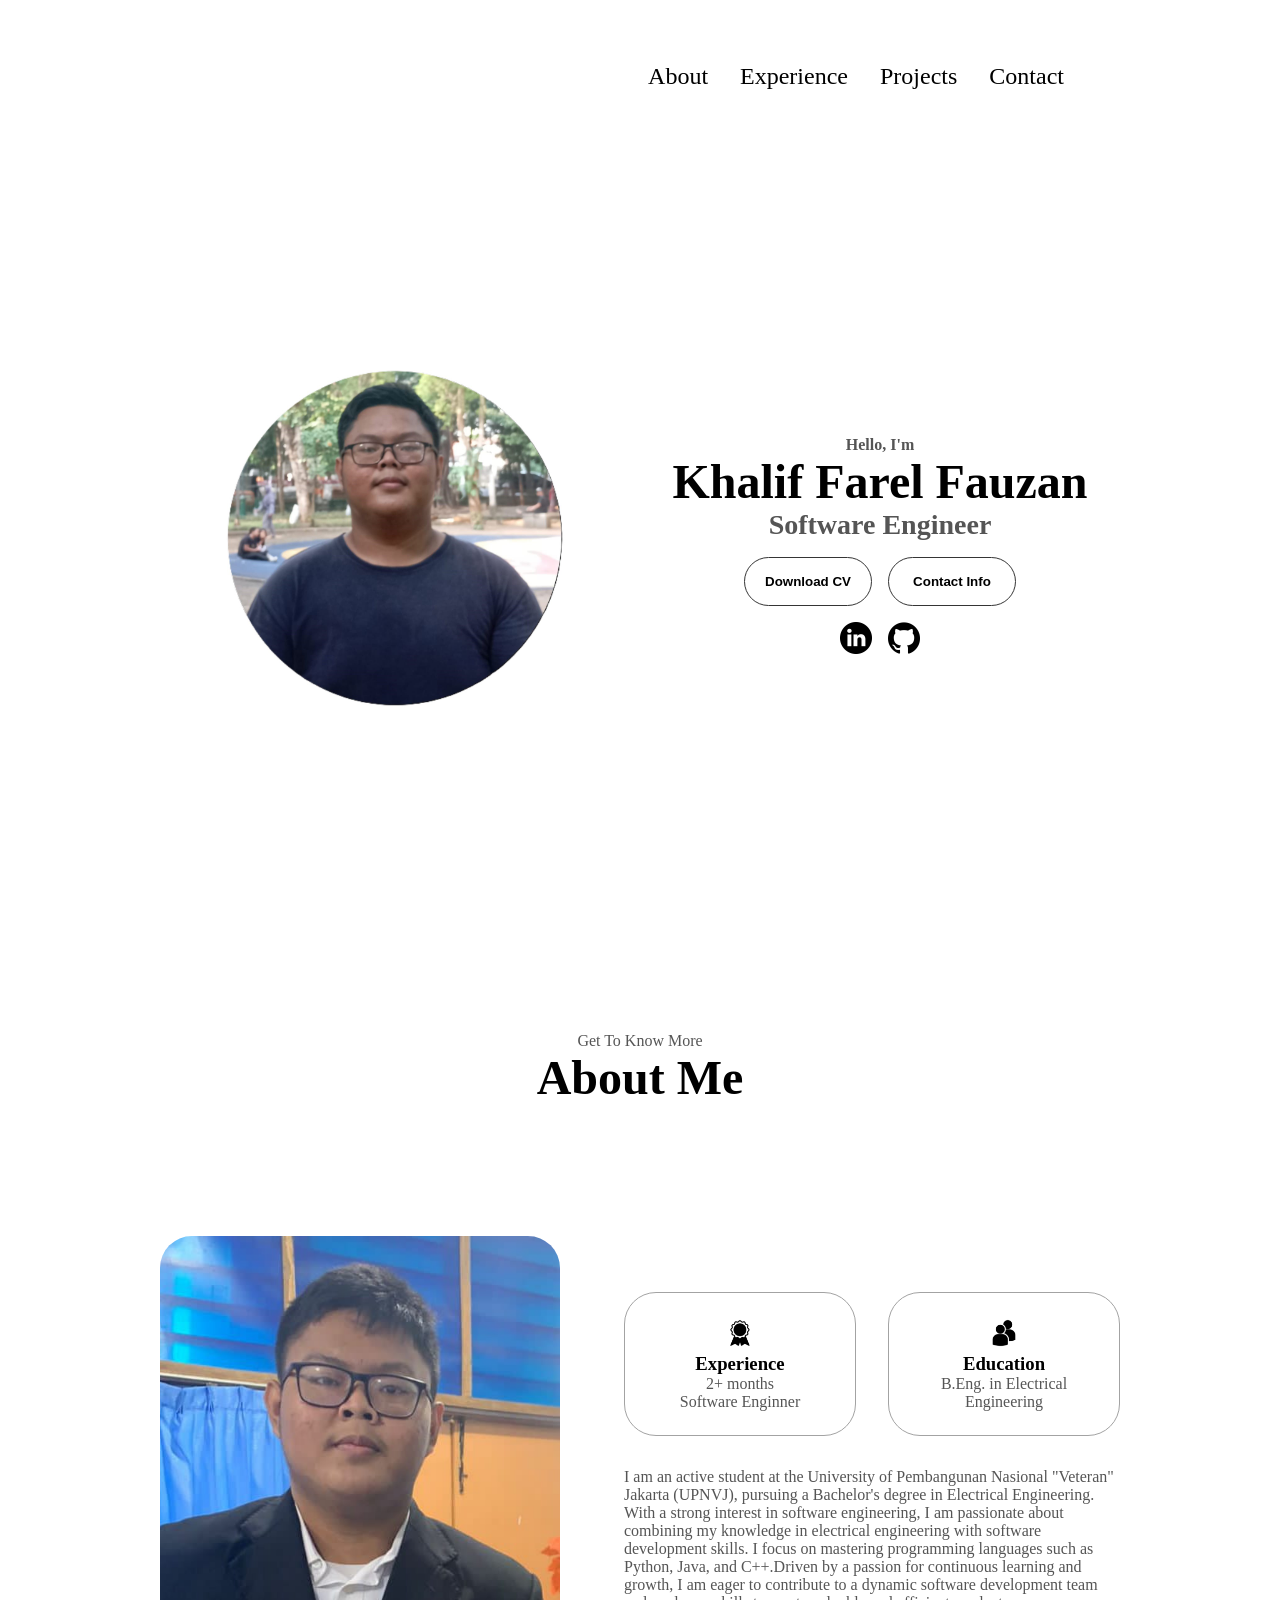
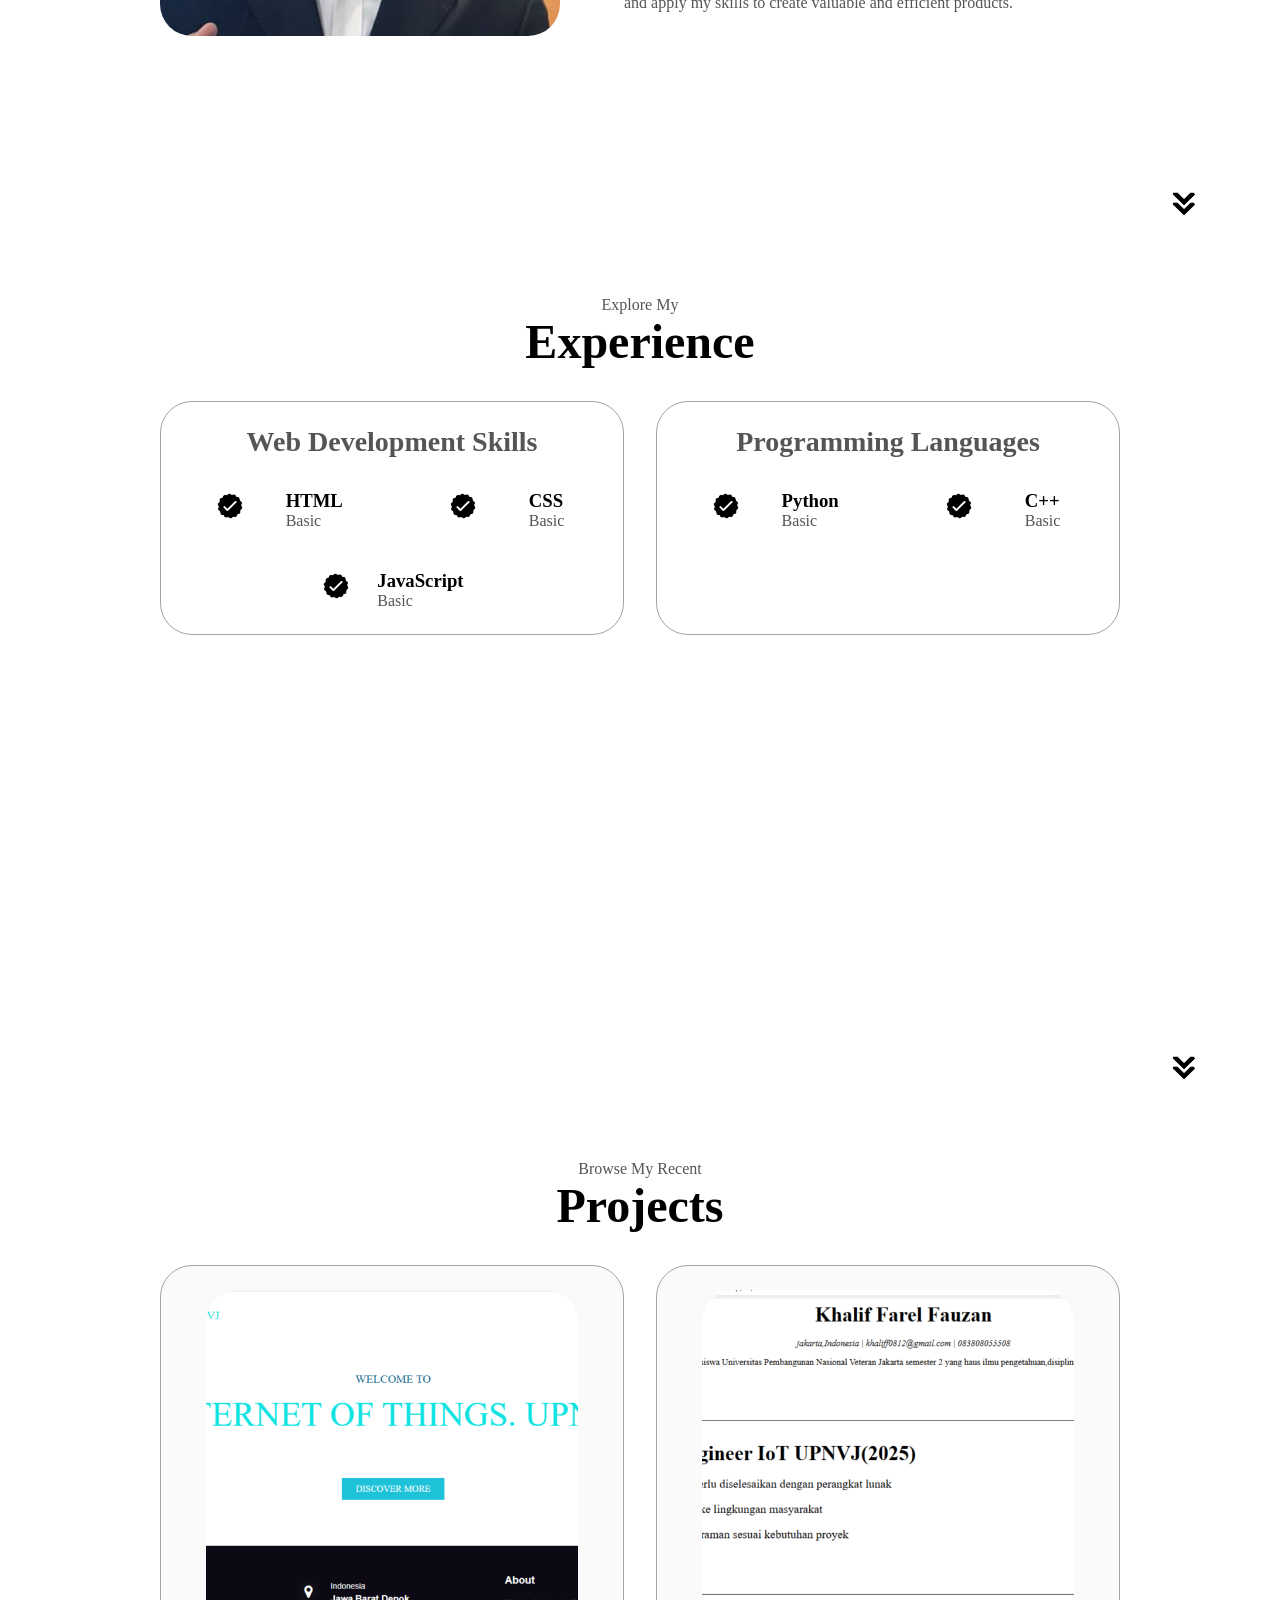
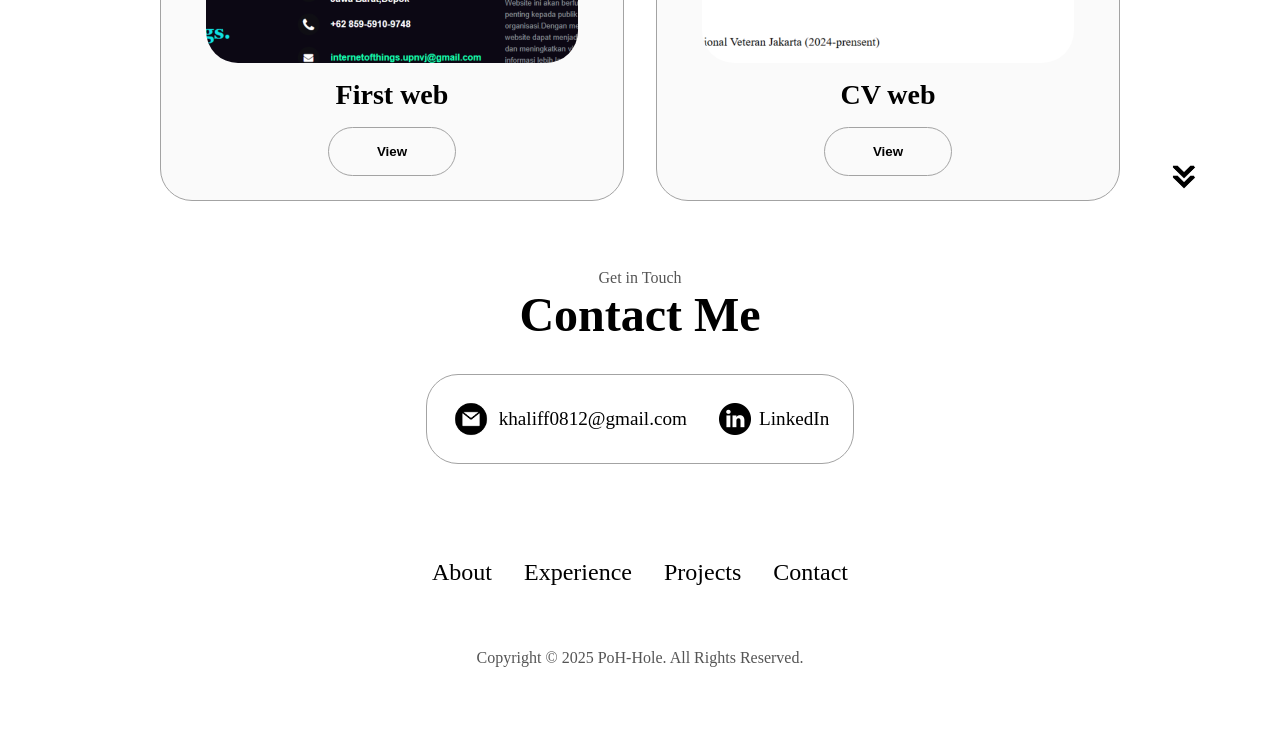
<file: index.html>
<!DOCTYPE html>
<html lang="en">
  <head>
    <meta charset="UTF-8" />
    <meta http-equiv="X-UA-Compatible" content="IE=edge" />
    <meta name="viewport" content="width=device-width, initial-scale=1.0" />
    <title>Porto</title>
    <link rel="stylesheet" href="style.css" />
    <link rel="stylesheet" href="mediaqueries.css" />
  </head>
  <body>
    <nav id="desktop-nav">
      <div class="logo"></div>
      <div>
        <ul class="nav-links">
          <li><a href="#about">About</a></li>
          <li><a href="#experience">Experience</a></li>
          <li><a href="#projects">Projects</a></li>
          <li><a href="#contact">Contact</a></li>
        </ul>
      </div>
    </nav>
    <nav id="home-nav">
      <div class="logo"></div>
      <div class="home-menu">
        <div class="home-icon" onclick="toggleMenu()">
          <span></span>
          <span></span>
          <span></span>
        </div>
        <div class="menu-links">
          <li><a href="#about" onclick="toggleMenu()">About</a></li>
          <li><a href="#experience" onclick="toggleMenu()">Experience</a></li>
          <li><a href="#projects" onclick="toggleMenu()">Projects</a></li>
          <li><a href="#contact" onclick="toggleMenu()">Contact</a></li>
        </div>
      </div>
    </nav>
    <section id="profile">
      <div class="section__pic-container">
        <img src="./assets/FOTO.jpeg"/>
      </div>
      <div class="section__text">
        <p class="section__text__p1">Hello, I'm</p>
        <h1 class="title">Khalif Farel Fauzan</h1>
        <p class="section__text__p2">Software Engineer</p>
        <div class="btn-container">
          <button
            class="btn btn-color-2"
            onclick="window.open('./assets/cv.pdf')"
          >
            Download CV
          </button>
          <button class="btn btn-color-2" onclick="location.href='#contact'">
            Contact Info
          </button>
        </div>
        <div id="socials-container">
          <img
            src="./assets/linkedin.png"
            alt="My LinkedIn profile"
            class="icon"
            onclick="location.href='https://www.linkedin.com/in/khalif-farel-fauzan-0a9b8831b/'"
          />
          <img
            src="./assets/github.png"
            alt="My Github profile"
            class="icon"
            onclick="location.href='https://github.com/PoH-Hole'"
          />
        </div>
      </div>
    </section>
    <section id="about">
      <p class="section__text__p1">Get To Know More</p>
      <h1 class="title">About Me</h1>
      <div class="section-container">
        <div class="section__pic-container">
          <img
            src="./assets/FOTO ABOUT.jpeg"
            alt="Profile picture"
            class="about-pic"
          />
        </div>
        <div class="about-details-container">
          <div class="about-containers">
            <div class="details-container">
              <img
                src="./assets/experience.png"
                alt="Experience icon"
                class="icon"
              />
              <h3>Experience</h3>
              <p>2+ months <br />Software Enginner</p>
            </div>
            <div class="details-container">
              <img
                src="./assets/education.png"
                alt="Education icon"
                class="icon"
              />
              <h3>Education</h3>
              <p>B.Eng. in Electrical Engineering</p>
            </div>
          </div>
          <div class="text-container">
            <p>
              I am an active student at the University of Pembangunan Nasional "Veteran" Jakarta (UPNVJ), 
              pursuing a Bachelor's degree in Electrical Engineering. With a strong interest in software 
              engineering, I am passionate about combining my knowledge in electrical engineering with 
              software development skills. I focus on mastering programming languages such as Python, Java, 
              and C++.Driven by a passion for continuous learning and growth, I am eager to contribute to a 
              dynamic software development team and apply my skills to create valuable and efficient products.
              
              
            </p>
          </div>
        </div>
      </div>
      <img
        src="./assets/arrow.png"
        alt="Arrow icon"
        class="icon arrow"
        onclick="location.href='#experience'"
      />
    </section>
    <section id="experience">
      <p class="section__text__p1">Explore My</p>
      <h1 class="title">Experience</h1>
      <div class="experience-details-container">
        <div class="about-containers">
          <div class="details-container">
            <h2 class="experience-sub-title">Web Development Skills</h2>
            <div class="article-container">
              <article>
                <img
                  src="./assets/checkmark.png"
                  alt="Experience icon"
                  class="icon"
                />
                <div>
                  <h3>HTML</h3>
                  <p>Basic</p>
                </div>
              </article>
              <article>
                <img
                  src="./assets/checkmark.png"
                  alt="Experience icon"
                  class="icon"
                />
                <div>
                  <h3>CSS</h3>
                  <p>Basic</p>
                </div>
              </article>
              <article>
                <img
                  src="./assets/checkmark.png"
                  alt="Experience icon"
                  class="icon"
                />
                <div>
                  <h3>JavaScript</h3>
                  <p>Basic</p>
                </div>
              </article>
            </div>
          </div>
          <div class="details-container">
            <h2 class="experience-sub-title">Programming Languages</h2>
            <div class="article-container">
              <article>
                <img
                  src="./assets/checkmark.png"
                  alt="Experience icon"
                  class="icon"
                />
                <div>
                  <h3>Python</h3>
                  <p>Basic</p>
                </div>
              </article>
              <article>
                <img
                  src="./assets/checkmark.png"
                  alt="Experience icon"
                  class="icon"
                />
                <div>
                  <h3>C++</h3>
                  <p>Basic</p>
                </div>
              </article>
            </div>
          </div>
        </div>
      </div>
      <img
        src="./assets/arrow.png"
        alt="Arrow icon"
        class="icon arrow"
        onclick="location.href='#projects'"
      />
    </section>
    <section id="projects">
      <p class="section__text__p1">Browse My Recent</p>
      <h1 class="title">Projects</h1>
      <div class="experience-details-container">
        <div class="about-containers">
          <div class="details-container color-container">
            <div class="article-container">
              <img
                src="./assets/first.web.png"
                alt="Project 1"
                class="project-img"
              />
            </div>
            <h2 class="experience-sub-title project-title">First web</h2>
            <div class="btn-container">
              <button
                class="btn btn-color-2 project-btn"
                onclick="location.href='website pertama/'"
              >
                View
              </button>
            </div>
          </div>
          <div class="details-container color-container">
            <div class="article-container">
              <img
                src="./assets/CV.web.png"
                alt="Project 2"
                class="project-img"
              />
            </div>
            <h2 class="experience-sub-title project-title">CV web</h2>
            <div class="btn-container">
              <button
                class="btn btn-color-2 project-btn"
                onclick="location.href='cv/'"
              >
                View
              </button>
            </div>
          </div>
        </div>
      </div>
      <img
        src="./assets/arrow.png"
        alt="Arrow icon"
        class="icon arrow"
        onclick="location.href='#contact'"
      />
    </section>
    <section id="contact">
      <p class="section__text__p1">Get in Touch</p>
      <h1 class="title">Contact Me</h1>
      <div class="contact-info-upper-container">
        <div class="contact-info-container">
          <img
            src="./assets/email.png"
            alt="Email icon"
            class="icon contact-icon email-icon"
          />
          <p><a href="mailto:khaliff0812@gmail.com">khaliff0812@gmail.com</a></p>
        </div>
        <div class="contact-info-container">
          <img
            src="./assets/linkedin.png"
            alt="LinkedIn icon"
            class="icon contact-icon"
          />
          <p><a href="https://www.linkedin.com/in/khalif-farel-fauzan-0a9b8831b/">LinkedIn</a></p>
        </div>
      </div>
    </section>
    <footer>
      <nav>
        <div class="nav-links-container">
          <ul class="nav-links">
            <li><a href="#about">About</a></li>
            <li><a href="#experience">Experience</a></li>
            <li><a href="#projects">Projects</a></li>
            <li><a href="#contact">Contact</a></li>
          </ul>
        </div>
      </nav>
      <p>Copyright &#169; 2025 PoH-Hole. All Rights Reserved.</p>
    </footer>
    <script src="script.js"></script>
  </body>
</html>
</file>
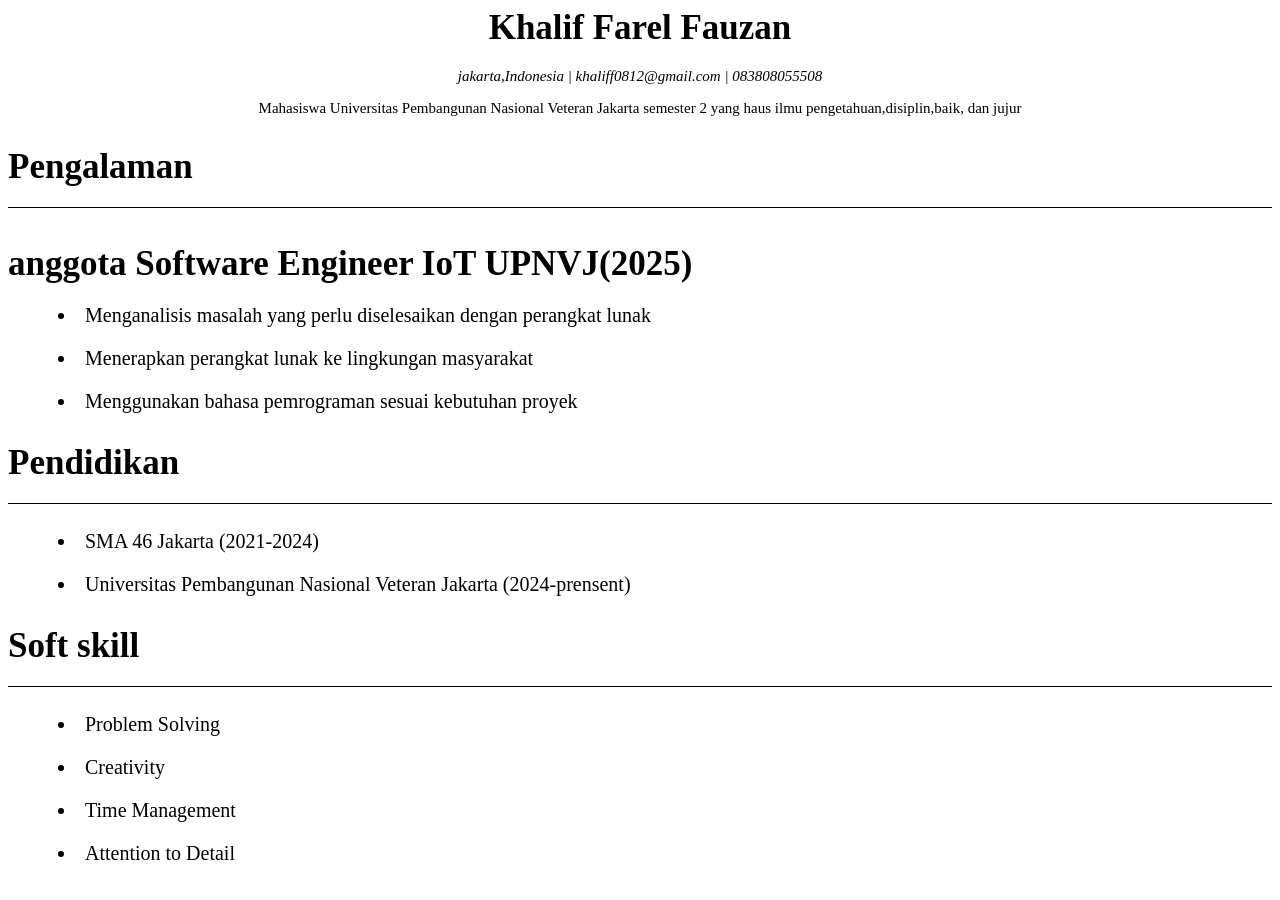
<file: cv/index.html>
<!DOCTYPE html>
<html lang="en">
    <head>
        <meta charset="UTF-8">
        <meta name="viewport" content="width-device-width, initial-scale=1.0">
        <title>CV</title>
    </head>
    <body>
        <b style="font-size:35px; display: flex; justify-content: center; align-items: center;">
            Khalif Farel Fauzan
        </b>

        <i style="font-size:15px; display: flex; justify-content: center; align-items: center; margin-top: 20px;">
            jakarta,Indonesia | khaliff0812@gmail.com | 083808055508
        </i>

        <p style="font-size:15px; display: flex; justify-content: center; align-items: center; margin-top: 15px;">
            Mahasiswa Universitas Pembangunan Nasional Veteran Jakarta semester 2 yang haus ilmu pengetahuan,disiplin,baik, dan jujur
        </p>

        <b style="font-size:35px; display: flex; justify-content:left; align-items:normal; margin-top: 30px; margin-bottom: 20px;">
            Pengalaman
        </b>

        <div style="border-top: 1px solid rgb(0, 0, 0);height: 6px;"></div>

        <b style="font-size:35px; display: flex; justify-content:left; align-items:normal; margin-top: 30px; margin-bottom: 20px;">
            anggota Software Engineer IoT UPNVJ(2025)
        </b>

        <li style="margin-left: 50px; margin-top: 20px; font-size: 20px;">
            Menganalisis masalah yang perlu diselesaikan dengan perangkat lunak
        </li>
        <li style="margin-left: 50px; margin-top: 20px; font-size: 20px;">
            Menerapkan perangkat lunak ke lingkungan masyarakat
        </li>
        <li style="margin-left: 50px; margin-top: 20px; font-size: 20px;">
            Menggunakan bahasa pemrograman sesuai kebutuhan proyek
        </li>

        <b style="font-size:35px; display: flex; justify-content:left; align-items:normal; margin-top: 30px; margin-bottom: 20px;">
            Pendidikan
        </b>

        <div style="border-top: 1px solid rgb(0, 0, 0);height: 6px;"></div>

        <li style="margin-left: 50px; margin-top: 20px; font-size: 20px;">
            SMA 46 Jakarta (2021-2024)
        </li>
        <li style="margin-left: 50px; margin-top: 20px; font-size: 20px;">
            Universitas Pembangunan Nasional Veteran Jakarta (2024-prensent)
        </li>

        <b style="font-size:35px; display: flex; justify-content:left; align-items:normal; margin-top: 30px; margin-bottom: 20px;">
            Soft skill
        </b>

        <div style="border-top: 1px solid rgb(0, 0, 0);height: 6px;"></div>

        <li style="margin-left: 50px; margin-top: 20px; font-size: 20px;">
            Problem Solving
        </li>
        <li style="margin-left: 50px; margin-top: 20px; font-size: 20px;">
            Creativity
        </li>
        <li style="margin-left: 50px; margin-top: 20px; font-size: 20px;">
            Time Management
        </li>
        <li style="margin-left: 50px; margin-top: 20px; font-size: 20px;">
            Attention to Detail
        </li>

    </body>
</html>
</file>
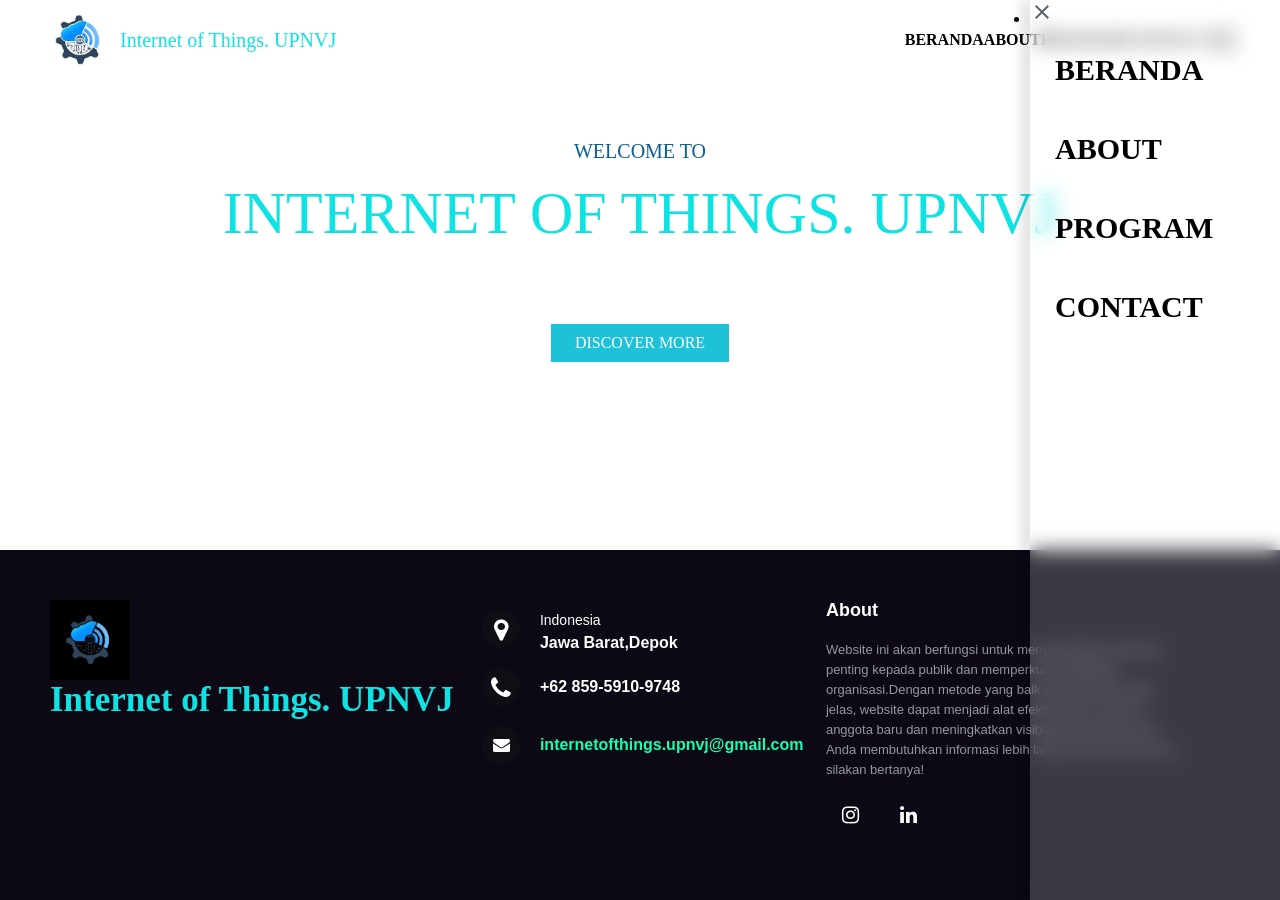
<file: website pertama/index.html>
<html>
    <head>
        <title>WEB AING</title>
        <link rel="stylesheet" href="style.css" />
        <link rel="stylesheet" href="https://cdnjs.cloudflare.com/ajax/libs/font-awesome/4.7.0/css/font-awesome.min.css">
        <link rel="stylesheet" href="https://cdn.jsdelivr.net/npm/swiper@11/swiper-bundle.min.css" />
        <script src="https://cdn.jsdelivr.net/npm/swiper@11/swiper-bundle.min.js"></script>
    </head>
    <body>
            <!-- NAVBAR -->
            <div class="container">
                <div class="sidebar">
                    <ul>
                        <li onclick=hidesidebar()><a href="#"><svg xmlns="http://www.w3.org/2000/svg" height="24px" viewBox="0 -960 960 960" width="24px" fill="#5f6368"><path d="m256-200-56-56 224-224-224-224 56-56 224 224 224-224 56 56-224 224 224 224-56 56-224-224-224 224Z"/></svg></a></li>
                        <li class="li-navbar">
                            <a href="index.html" class="A-NAVBAR">BERANDA</a>
                        </li>
                        <li class="li-navbar">
                            <a href="about.html" class="A-NAVBAR">ABOUT</a>
                        </li>
                        <li class="li-navbar">
                            <a href="proyek.html" class="A-NAVBAR">PROGRAM</a>
                        </li>
                        <li class="li-navbar">
                            <a href="contact.html" class="A-NAVBAR">CONTACT</a>
                        </li>
                    </ul>
                </div> 
                <div class="container-navbar">
                    <div class="logo-navbar">
                        <img src="logo iot.jpeg" class="img-navbar" />
                        <p class="p-1">Internet of Things. UPNVJ</p>
                    </div>
                    
                    <ul class="ul-navbar">
                        <li class="hideOnmobile">
                            <a href="index.html" class="A-NAVBAR">BERANDA</a>
                        </li>
                        <li class="hideOnmobile">
                            <a href="about.html" class="A-NAVBAR">ABOUT</a>
                        </li>
                        <li class="hideOnmobile">
                            <a href="proyek.html" class="A-NAVBAR">PROGRAM</a>
                        </li>
                        <li class="hideOnmobile">
                            <a href="contact.html" class="A-NAVBAR">CONTACT</a>
                        </li>
                        <li onclick=showSidebar()><a href="#"><svg xmlns="http://www.w3.org/2000/svg" display="flex" align-items="flex-end" justify-content="flex-end" height="36px" viewBox="0 -960 960 960" width="36px" fill="#5f6368"><path d="M120-240v-80h720v80H120Zm0-200v-80h720v80H120Zm0-200v-80h720v80H120Z"/></svg></a></li>
                    </ul>
                </div>
            </div> 
            <!-- NAVBAR END -->

        <!-- CONTENT 1 -->
         <div class="container-beranda">
            <p>WELCOME TO</p>
            <h1>INTERNET OF THINGS. UPNVJ</h1>
            <li class="primary-btn">
                <a href="about.html" class="discover-btn">DISCOVER MORE</a>
            </li>
         </div>
        <!-- CONTENT 1 END -->

        <!-- FOOTBAR -->
         <footer class="footer">
            <div class="footer-left">
                <img src="logo.jpeg" class="img-navbar" />
                <h1>Internet of Things. UPNVJ</h1>
            </div>

            <div class="footer-center">
                <div>
                    <i class="fa fa-map-marker"></i>
                    <p><span>Indonesia</span> Jawa Barat,Depok</p>
                </div>
                <div>
                    <i class="fa fa-phone"></i>
                    <p>+62 859-5910-9748</p>
                </div>
                <div>
                    <i class="fa fa-envelope"></i>
                    <p><a href="https://mail.google.com/mail/u/0/#inbox?compose=GTvVlcRzDsfWxfLPgJPZsxwJXgDTMhVcjJQdbVqXgSsVqxkGlCwfpXLfFSKXpPWvsktGRTbGnJXnK">internetofthings.upnvj@gmail.com</a></p>
                </div>
            </div>
            <div class="footer-right">
                <p class="footer-about">
                    <span>About</span>
                    Website ini akan berfungsi untuk menyampaikan informasi penting kepada 
                    publik dan memperkuat kredibilitas organisasi.Dengan metode yang baik 
                    dan informasi yang jelas, website dapat menjadi alat efektif dalam 
                    menarik anggota baru dan meningkatkan visibilitas organisasi.Jika Anda 
                    membutuhkan informasi lebih lanjut atau saran khusus, silakan bertanya!
                </p>

                <div class="footer-media">
                    <a href="https://www.instagram.com/iot.upnvj/"><i class="fa fa-instagram"></i></a>
                    <a href="https://www.linkedin.com/company/internet-of-things-upnvj/"><i class="fa fa-linkedin"></i></a>
                </div>
            </div>
         </footer>
        <!-- FOOTBAR END -->
         </div>
         <script>
            function showSidebar(){
                const sidebar = document.querySelector('.sidebar')
                sidebar.style.display = 'flex'
            }
            function hidesidebar(){
                const sidebar = document.querySelector('.sidebar')
                sidebar.style.display = 'none'
                
            }
         </script>
    </body>
</html>
</file>
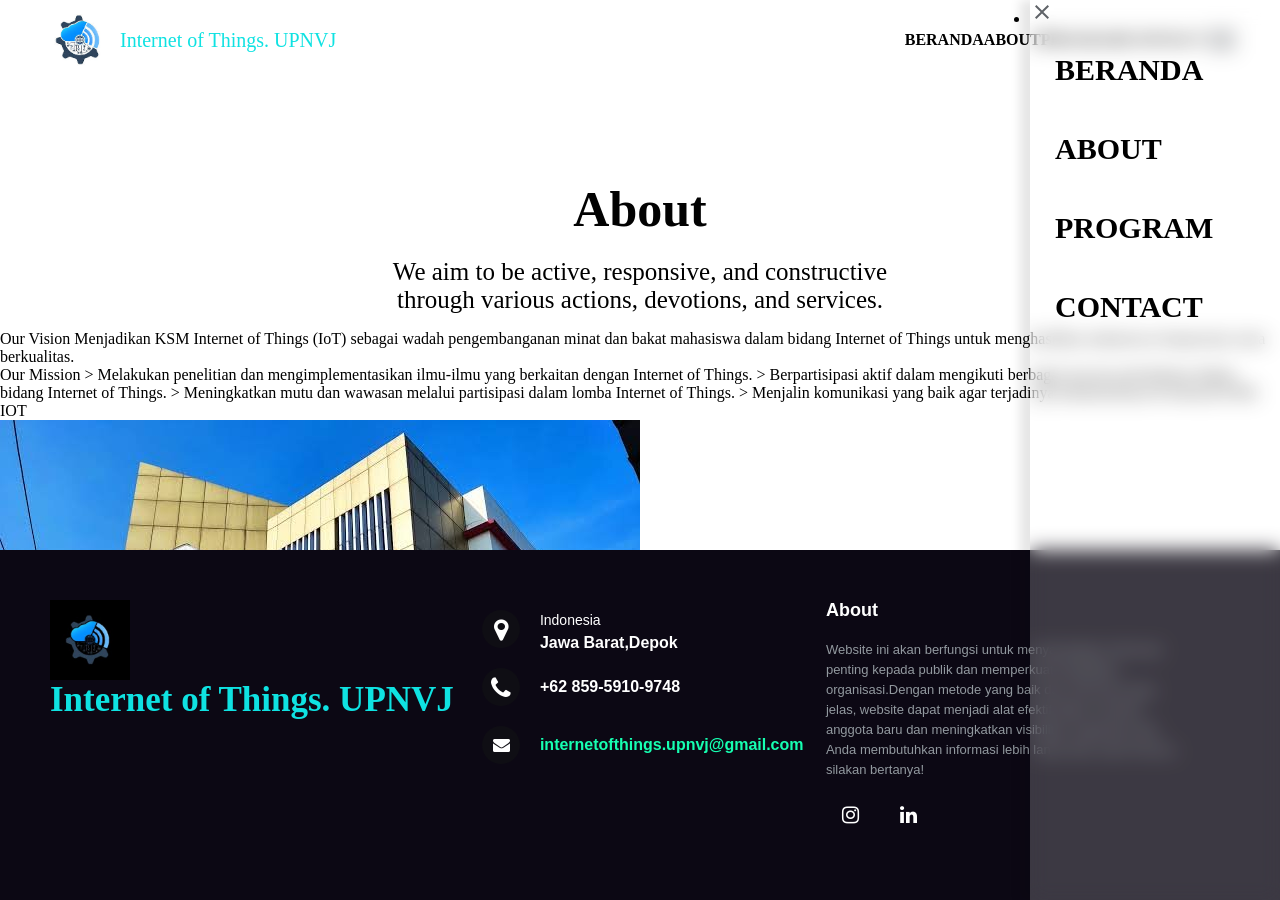
<file: website pertama/about.html>
<html>
    <head>
        <title>WEB AING</title>
        <link rel="stylesheet" href="style.css" />
        <link rel="stylesheet" href="https://cdnjs.cloudflare.com/ajax/libs/font-awesome/4.7.0/css/font-awesome.min.css">
        <link rel="stylesheet" href="https://cdn.jsdelivr.net/npm/swiper@11/swiper-bundle.min.css" />
        <script src="https://cdn.jsdelivr.net/npm/swiper@11/swiper-bundle.min.js"></script>
    </head>
    <body>
            <!-- NAVBAR -->
            <div class="container">
                <div class="sidebar">
                    <ul>
                        <li onclick=hidesidebar()><a href="#"><svg xmlns="http://www.w3.org/2000/svg" height="24px" viewBox="0 -960 960 960" width="24px" fill="#5f6368"><path d="m256-200-56-56 224-224-224-224 56-56 224 224 224-224 56 56-224 224 224 224-56 56-224-224-224 224Z"/></svg></a></li>
                        <li class="li-navbar">
                            <a href="index.html" class="A-NAVBAR">BERANDA</a>
                        </li>
                        <li class="li-navbar">
                            <a href="about.html" class="A-NAVBAR">ABOUT</a>
                        </li>
                        <li class="li-navbar">
                            <a href="proyek.html" class="A-NAVBAR">PROGRAM</a>
                        </li>
                        <li class="li-navbar">
                            <a href="contact.html" class="A-NAVBAR">CONTACT</a>
                        </li>
                    </ul>
                </div> 
                <div class="container-navbar">
                    <div class="logo-navbar">
                        <img src="logo iot.jpeg" class="img-navbar" />
                        <p class="p-1">Internet of Things. UPNVJ</p>
                    </div>
                    
                    <ul class="ul-navbar">
                        <li class="hideOnmobile">
                            <a href="index.html" class="A-NAVBAR">BERANDA</a>
                        </li>
                        <li class="hideOnmobile">
                            <a href="about.html" class="A-NAVBAR">ABOUT</a>
                        </li>
                        <li class="hideOnmobile">
                            <a href="proyek.html" class="A-NAVBAR">PROGRAM</a>
                        </li>
                        <li class="hideOnmobile">
                            <a href="contact.html" class="A-NAVBAR">CONTACT</a>
                        </li>
                        <li onclick=showSidebar()><a href="#"><svg xmlns="http://www.w3.org/2000/svg" display="flex" align-items="flex-end" justify-content="flex-end" height="36px" viewBox="0 -960 960 960" width="36px" fill="#5f6368"><path d="M120-240v-80h720v80H120Zm0-200v-80h720v80H120Zm0-200v-80h720v80H120Z"/></svg></a></li>
                    </ul>
                </div>
            </div>
           <!-- NAVBAR END -->

        <!-- CONTENT 1 -->
        <div class="content-upper">
            <p class="content-about">
                <span>About</span>
                We aim to be active, responsive, and constructive through various actions, devotions, and services.
            </p>
        </div> 
        <div class="container-content">
            <div class="content">
                <p class="content-visi">
                    <span>Our Vision</span>
                    Menjadikan KSM Internet of Things (IoT) sebagai wadah pengembanganan minat dan bakat
                    mahasiswa dalam bidang Internet of Things untuk menghasilkan mahasiswa 
                    berprestasi serta berkualitas.
                </p>
                <p class="content-misi">
                    <span>Our Mission</span>
                    <span1>> Melakukan penelitian dan mengimplementasikan ilmu-ilmu yang berkaitan dengan Internet of Things.</span1>
                    <span1>> Berpartisipasi aktif dalam mengikuti berbagai macam perlombaan dalam bidang Internet of Things.</span1>
                    <span1>> Meningkatkan mutu dan wawasan melalui partisipasi dalam lomba Internet of Things.</span1>
                    <span1>> Menjalin komunikasi yang baik agar terjadinya keharmonisan di internal KSM IOT</span1>
                </p>
            </div>
            <img src="upn.jpeg" class="content-upn" />
         </div>
        <!-- CONTENT 1 END -->

        <!-- FOOTBAR -->
        <footer class="footer">
            <div class="footer-left">
                <img src="logo.jpeg" class="img-navbar" />
                <h1>Internet of Things. UPNVJ</h1>
            </div>

            <div class="footer-center">
                <div>
                    <i class="fa fa-map-marker"></i>
                    <p><span>Indonesia</span> Jawa Barat,Depok</p>
                </div>
                <div>
                    <i class="fa fa-phone"></i>
                    <p>+62 859-5910-9748</p>
                </div>
                <div>
                    <i class="fa fa-envelope"></i>
                    <p><a href="https://mail.google.com/mail/u/0/#inbox?compose=GTvVlcRzDsfWxfLPgJPZsxwJXgDTMhVcjJQdbVqXgSsVqxkGlCwfpXLfFSKXpPWvsktGRTbGnJXnK">internetofthings.upnvj@gmail.com</a></p>
                </div>
            </div>
            <div class="footer-right">
                <p class="footer-about">
                    <span>About</span>
                    Website ini akan berfungsi untuk menyampaikan informasi penting kepada 
                    publik dan memperkuat kredibilitas organisasi.Dengan metode yang baik 
                    dan informasi yang jelas, website dapat menjadi alat efektif dalam 
                    menarik anggota baru dan meningkatkan visibilitas organisasi.Jika Anda 
                    membutuhkan informasi lebih lanjut atau saran khusus, silakan bertanya!
                </p>

                <div class="footer-media">
                    <a href="https://www.instagram.com/iot.upnvj/"><i class="fa fa-instagram"></i></a>
                    <a href="https://www.linkedin.com/company/internet-of-things-upnvj/"><i class="fa fa-linkedin"></i></a>
                </div>
            </div>
         </footer>
        <!-- FOOTBAR END -->
         </div>
         <script>
            function showSidebar(){
                const sidebar = document.querySelector('.sidebar')
                sidebar.style.display = 'flex'
            }
            function hidesidebar(){
                const sidebar = document.querySelector('.sidebar')
                sidebar.style.display = 'none'
                
            }
         </script>
    </body>
</html>
</file>
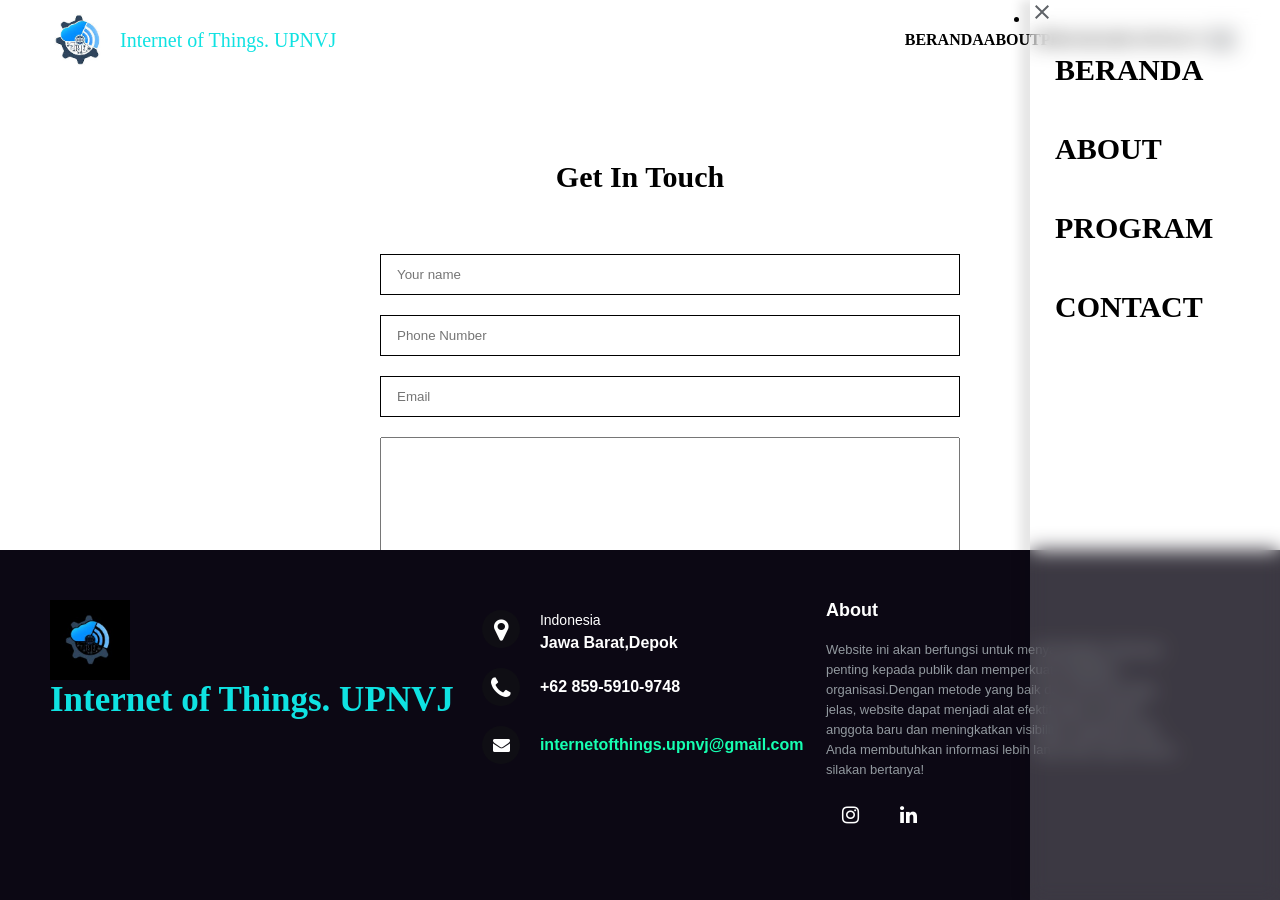
<file: website pertama/contact.html>
<html>
    <head>
        <title>WEB AING</title>
        <link rel="stylesheet" href="style.css" />
        <link rel="stylesheet" href="https://cdnjs.cloudflare.com/ajax/libs/font-awesome/4.7.0/css/font-awesome.min.css">
        <link rel="stylesheet" href="https://cdn.jsdelivr.net/npm/swiper@11/swiper-bundle.min.css" />
        <script src="https://cdn.jsdelivr.net/npm/swiper@11/swiper-bundle.min.js"></script>
    </head>
    <body>
            <!-- NAVBAR -->
            <div class="container">
                <div class="sidebar">
                    <ul>
                        <li onclick=hidesidebar()><a href="#"><svg xmlns="http://www.w3.org/2000/svg" height="24px" viewBox="0 -960 960 960" width="24px" fill="#5f6368"><path d="m256-200-56-56 224-224-224-224 56-56 224 224 224-224 56 56-224 224 224 224-56 56-224-224-224 224Z"/></svg></a></li>
                        <li class="li-navbar">
                            <a href="index.html" class="A-NAVBAR">BERANDA</a>
                        </li>
                        <li class="li-navbar">
                            <a href="about.html" class="A-NAVBAR">ABOUT</a>
                        </li>
                        <li class="li-navbar">
                            <a href="proyek.html" class="A-NAVBAR">PROGRAM</a>
                        </li>
                        <li class="li-navbar">
                            <a href="contact.html" class="A-NAVBAR">CONTACT</a>
                        </li>
                    </ul>
                </div> 
                <div class="container-navbar">
                    <div class="logo-navbar">
                        <img src="logo iot.jpeg" class="img-navbar" />
                        <p class="p-1">Internet of Things. UPNVJ</p>
                    </div>
                    
                    <ul class="ul-navbar">
                        <li class="hideOnmobile">
                            <a href="index.html" class="A-NAVBAR">BERANDA</a>
                        </li>
                        <li class="hideOnmobile">
                            <a href="about.html" class="A-NAVBAR">ABOUT</a>
                        </li>
                        <li class="hideOnmobile">
                            <a href="proyek.html" class="A-NAVBAR">PROGRAM</a>
                        </li>
                        <li class="hideOnmobile">
                            <a href="contact.html" class="A-NAVBAR">CONTACT</a>
                        </li>
                        <li onclick=showSidebar()><a href="#"><svg xmlns="http://www.w3.org/2000/svg" display="flex" align-items="flex-end" justify-content="flex-end" height="36px" viewBox="0 -960 960 960" width="36px" fill="#5f6368"><path d="M120-240v-80h720v80H120Zm0-200v-80h720v80H120Zm0-200v-80h720v80H120Z"/></svg></a></li>
                    </ul>
                </div>
            </div>
            <!-- NAVBAR END -->

        <!-- CONTENT 1 -->
        <section id="contact-us" class="container-us">

            <form action="#">
                <h1 class="GET">Get In Touch</h1>

                <div class="InputsWrapper">
                    <input type="text" placeholder="Your name">
                    <input type="text" placeholder="Phone Number">
                    <input type="email" name="" id="" placeholder="Email">
                    <textarea name="message" id="" cols="30" rows="10"></textarea>
                    <botton class="primary-btn">SEND NOW</botton>
                </div>
            </form>
        </section>

         
        <!-- CONTENT 1 END -->

         <!-- FOOTBAR -->
        <footer class="footer">
            <div class="footer-left">
                <img src="logo.jpeg" class="img-navbar" />
                <h1>Internet of Things. UPNVJ</h1>
            </div>

            <div class="footer-center">
                <div>
                    <i class="fa fa-map-marker"></i>
                    <p><span>Indonesia</span> Jawa Barat,Depok</p>
                </div>
                <div>
                    <i class="fa fa-phone"></i>
                    <p>+62 859-5910-9748</p>
                </div>
                <div>
                    <i class="fa fa-envelope"></i>
                    <p><a href="https://mail.google.com/mail/u/0/#inbox?compose=GTvVlcRzDsfWxfLPgJPZsxwJXgDTMhVcjJQdbVqXgSsVqxkGlCwfpXLfFSKXpPWvsktGRTbGnJXnK">internetofthings.upnvj@gmail.com</a></p>
                </div>
            </div>
            <div class="footer-right">
                <p class="footer-about">
                    <span>About</span>
                    Website ini akan berfungsi untuk menyampaikan informasi penting kepada 
                    publik dan memperkuat kredibilitas organisasi.Dengan metode yang baik 
                    dan informasi yang jelas, website dapat menjadi alat efektif dalam 
                    menarik anggota baru dan meningkatkan visibilitas organisasi.Jika Anda 
                    membutuhkan informasi lebih lanjut atau saran khusus, silakan bertanya!
                </p>

                <div class="footer-media">
                    <a href="https://www.instagram.com/iot.upnvj/"><i class="fa fa-instagram"></i></a>
                    <a href="https://www.linkedin.com/company/internet-of-things-upnvj/"><i class="fa fa-linkedin"></i></a>
                </div>
            </div>
        </footer>
        <!-- FOOTBAR END -->
         
        </div>
        <script>
            function showSidebar(){
                const sidebar = document.querySelector('.sidebar')
                sidebar.style.display = 'flex'
            }
            function hidesidebar(){
                const sidebar = document.querySelector('.sidebar')
                sidebar.style.display = 'none'
                
            }
        </script>
    </body>
</html>
</file>
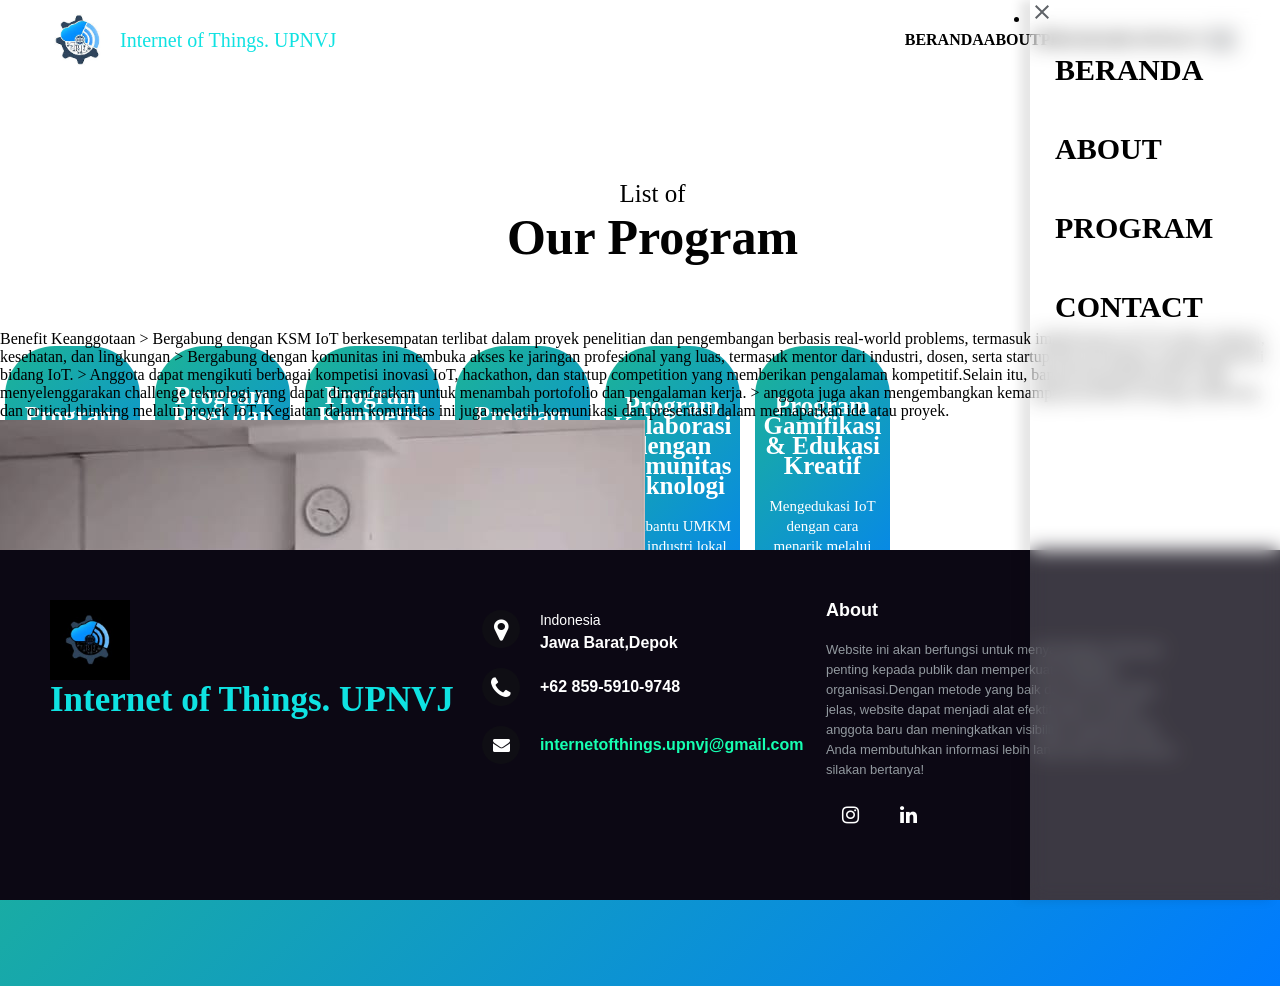
<file: website pertama/proyek.html>
<html>
    <head>
        <title>WEB AING</title>
        <link rel="stylesheet" href="style.css" />
        <link rel="stylesheet" href="https://cdnjs.cloudflare.com/ajax/libs/font-awesome/4.7.0/css/font-awesome.min.css"/>

    </head>
    <body>
            <!-- NAVBAR -->
            <div class="container">
                <div class="sidebar">
                    <ul>
                        <li onclick=hidesidebar()><a href="#"><svg xmlns="http://www.w3.org/2000/svg" height="24px" viewBox="0 -960 960 960" width="24px" fill="#5f6368"><path d="m256-200-56-56 224-224-224-224 56-56 224 224 224-224 56 56-224 224 224 224-56 56-224-224-224 224Z"/></svg></a></li>
                        <li class="li-navbar">
                            <a href="index.html" class="A-NAVBAR">BERANDA</a>
                        </li>
                        <li class="li-navbar">
                            <a href="about.html" class="A-NAVBAR">ABOUT</a>
                        </li>
                        <li class="li-navbar">
                            <a href="proyek.html" class="A-NAVBAR">PROGRAM</a>
                        </li>
                        <li class="li-navbar">
                            <a href="contact.html" class="A-NAVBAR">CONTACT</a>
                        </li>
                    </ul>
                </div> 
                <div class="container-navbar">
                    <div class="logo-navbar">
                        <img src="logo iot.jpeg" class="img-navbar" />
                        <p class="p-1">Internet of Things. UPNVJ</p>
                    </div>
                    
                    <ul class="ul-navbar">
                        <li class="hideOnmobile">
                            <a href="index.html" class="A-NAVBAR">BERANDA</a>
                        </li>
                        <li class="hideOnmobile">
                            <a href="about.html" class="A-NAVBAR">ABOUT</a>
                        </li>
                        <li class="hideOnmobile">
                            <a href="proyek.html" class="A-NAVBAR">PROGRAM</a>
                        </li>
                        <li class="hideOnmobile">
                            <a href="contact.html" class="A-NAVBAR">CONTACT</a>
                        </li>
                        <li onclick=showSidebar()><a href="#"><svg xmlns="http://www.w3.org/2000/svg" display="flex" align-items="flex-end" justify-content="flex-end" height="36px" viewBox="0 -960 960 960" width="36px" fill="#5f6368"><path d="M120-240v-80h720v80H120Zm0-200v-80h720v80H120Zm0-200v-80h720v80H120Z"/></svg></a></li>
                    </ul>
                </div>
            </div>
           <!-- NAVBAR END -->

        <!-- CONTENT 1 -->
        <div class="content-upper">
            <p>List of</p>
            <h1 class="content-proyek">Our Program</h1>
        </div>
        <div class="slider">
            <div class="slides">
                <div class="slide">
                    <p class="slide-item">
                        <span>Program Pengembangan Keahlian</span>
                        Sesi belajar bersama tentang IoT,pemrograman Python/C++,dan eksplorasi teknologi seperti
                        AIoT(Artificial Intelligence + IoT).

                    </p>
                </div>

                <div class="slide">
                    <p class="slide-item">
                        <span>Program Riset dan Proyek Inovasi</span>
                        Mengembangkan solusi IoT untuk masalah nyata serta mendorong anggota untuk menulis paper
                        terkait IoT.

                    </p>
                </div>

                <div class="slide">
                    <p class="slide-item">
                        <span>Program Kompetisi & Eksternal</span>
                        Mendorong dan membimbing anggota mengikuti kompetisi IoT tingkat nasional mupun internasional.
                    </p>
                </div>

                <div class="slide">                    
                    <p class="slide-item">
                        <span>Program Pengabdian Masyarakat</span>
                        Mengajarkan dasar-dasar IoT kepada siswa SMA/SMK untuk memperkenalkan teeknologi sejak dini.
                    </p>
                </div>

                <div class="slide">                    
                    <p class="slide-item">
                        <span>Program Kolaborasi dengan Komunitas Teknologi</span>
                        Membantu UMKM atau industri lokal menerapkan IoT dalam bisnis mereka.
                    </p>
                </div>

                <div class="slide">
                    <p class="slide-item">
                        <span>Program Gamifikasi & Edukasi Kreatif</span>
                        Mengedukasi IoT dengan cara menarik melalui komik,video animasi,atau podcast.
                    </p>
                </div>
            </div>
        </div>

        <div class="container-content">
            <div class="content">
                <p class="content-anggota">
                    <span>Benefit Keanggotaan</span>
                    <span1>> Bergabung dengan KSM IoT berkesempatan terlibat dalam proyek penelitian dan pengembangan 
                        berbasis real-world problems, termasuk implementasi IoT di sektor industri, kesehatan, dan lingkungan</span1>
                    <span1>> Bergabung dengan komunitas ini membuka akses ke jaringan profesional yang luas, 
                        termasuk mentor dari industri, dosen, serta startup dan perusahaan yang bergerak di bidang IoT. </span1>
                    <span1>> Anggota dapat mengikuti berbagai kompetisi inovasi IoT, hackathon, dan startup competition 
                        yang memberikan pengalaman kompetitif.Selain itu, banyak perusahaan besar yang menyelenggarakan
                         challenge teknologi yang dapat dimanfaatkan untuk menambah portofolio dan pengalaman kerja.</span1>
                    <span1>> anggota juga akan mengembangkan kemampuan problem-solving, teamwork, dan critical thinking melalui proyek IoT.
                         Kegiatan dalam komunitas ini juga melatih komunikasi dan presentasi dalam memaparkan ide atau proyek.</span1>
                </p>
            </div>
            <img src="anggota.jpeg" class="content-upn" />
        </div>
        <div class="slidur">
            <div class="slidus">
                <div class="slidu">
                    <p class="slidu-item">
                        <span> ANDA TERTARIK BERGABUNG DENGAN KAMI? ANDA DAPAT MENGUNJUNNGI INSTAGRAM KAMI</span>
                    </p>
                    <a href="https://www.instagram.com/iot.upnvj/" class="proyek-btn">INSTAGRAM</a>
                </div>
            </div>
        </div>
        <!-- CONTENT 1 END -->

        <!-- FOOTBAR -->
        <footer class="footer">
            <div class="footer-left">
                <img src="logo.jpeg" class="img-navbar" />
                <h1>Internet of Things. UPNVJ</h1>
            </div>

            <div class="footer-center">
                <div>
                    <i class="fa fa-map-marker"></i>
                    <p><span>Indonesia</span> Jawa Barat,Depok</p>
                </div>
                <div>
                    <i class="fa fa-phone"></i>
                    <p>+62 859-5910-9748</p>
                </div>
                <div>
                    <i class="fa fa-envelope"></i>
                    <p><a href="https://mail.google.com/mail/u/0/#inbox?compose=GTvVlcRzDsfWxfLPgJPZsxwJXgDTMhVcjJQdbVqXgSsVqxkGlCwfpXLfFSKXpPWvsktGRTbGnJXnK">internetofthings.upnvj@gmail.com</a></p>
                </div>
            </div>
            <div class="footer-right">
                <p class="footer-about">
                    <span>About</span>
                    Website ini akan berfungsi untuk menyampaikan informasi penting kepada 
                    publik dan memperkuat kredibilitas organisasi.Dengan metode yang baik 
                    dan informasi yang jelas, website dapat menjadi alat efektif dalam 
                    menarik anggota baru dan meningkatkan visibilitas organisasi.Jika Anda 
                    membutuhkan informasi lebih lanjut atau saran khusus, silakan bertanya!
                </p>

                <div class="footer-media">
                    <a href="https://www.instagram.com/iot.upnvj/"><i class="fa fa-instagram"></i></a>
                    <a href="https://www.linkedin.com/company/internet-of-things-upnvj/"><i class="fa fa-linkedin"></i></a>
                </div>
            </div>
         </footer>
        <!-- FOOTBAR END -->
         </div>
         <script>
            function showSidebar(){
                const sidebar = document.querySelector('.sidebar')
                sidebar.style.display = 'flex'
            }
            function hidesidebar(){
                const sidebar = document.querySelector('.sidebar')
                sidebar.style.display = 'none'
                
            }
         </script>
    </body>
</html>
</file>
<file: style.css>
/* GENERAL */

@import url("https://fonts.googleapis.com/css2?family=Poppins:wght@300;400;500;600&display=swap");

* {
  margin: 0;
  padding: 0;
}
.home-icon
body {
  font-family: "Poppins", sans-serif;
}

html {
  scroll-behavior: smooth;
}

p {
  color: rgb(85, 85, 85);
}

/* TRANSITION */

a,
.btn {
  transition: all 300ms ease;
}

/* DESKTOP NAV */

nav,
.nav-links {
  display: flex;
}

nav {
  justify-content: space-around;
  align-items: center;
  height: 17vh;
}

.nav-links {
  gap: 2rem;
  list-style: none;
  font-size: 1.5rem;
}

a {
  color: black;
  text-decoration: none;
  text-decoration-color: white;
}

a:hover {
  color: grey;
  text-decoration: underline;
  text-underline-offset: 1rem;
  text-decoration-color: rgb(181, 181, 181);
}

.logo {
  font-size: 2rem;
}

.logo:hover {
  cursor: default;
}

/* home MENU */

#home-nav {
  display: none;
}

.home-menu {
  position: relative;
  display: inline-block;
}

.home-icon {
  display: flex;
  flex-direction: column;
  justify-content: space-between;
  height: 24px;
  width: 30px;
  cursor: pointer;
}

.home-icon span {
  width: 100%;
  height: 2px;
  background-color: black;
  transition: all 0.3 ease-in-out;
}

.menu-links {
  position: absolute;
  top: 100%;
  right: 0;
  background-color: white;
  width: fit-content;
  max-height: 0;
  overflow: hidden;
  transition: all 0.3 ease-in-out;
}

.menu-links a {
  display: block;
  padding: 10px;
  text-align: center;
  font-size: 1.5rem;
  color: black;
  text-decoration: none;
  transition: all 0.3 ease-in-out;
}

.menu-links li {
  list-style: none;
}

.menu-links.open {
  max-height: 300px;
}

.home-icon.open span:first-child {
  transform: rotate(45deg) translate(10px, 5px);
}

.home-icon.open span:nth-child(2) {
  opacity: 0;
}

.home-icon.open span:last-child {
  transform: rotate(-45deg) translate(10px, -5px);
}

.home-icon span:first-child {
  transform: none;
}

.home-icon span:first-child {
  opacity: 1;
}

.home-icon span:first-child {
  transform: none;
}

/* SECTIONS */

section {
  padding-top: 4vh;
  height: 96vh;
  margin: 0 10rem;
  box-sizing: border-box;
  min-height: fit-content;
}

.section-container {
  display: flex;
}

/* PROFILE SECTION */

#profile {
  display: flex;
  justify-content: center;
  gap: 5rem;
  height: 80vh;
}

.section__pic-container {
  display: flex;
  height: 400px;
  width: 400px;
  margin: auto 0;
}

.section__text {
  align-self: center;
  text-align: center;
}

.section__text p {
  font-weight: 600;
}

.section__text__p1 {
  text-align: center;
}

.section__text__p2 {
  font-size: 1.75rem;
  margin-bottom: 1rem;
}

.title {
  font-size: 3rem;
  text-align: center;
}

#socials-container {
  display: flex;
  justify-content: center;
  margin-top: 1rem;
  gap: 1rem;
}

/* ICONS */

.icon {
  cursor: pointer;
  height: 2rem;
}

/* BUTTONS */

.btn-container {
  display: flex;
  justify-content: center;
  gap: 1rem;
}

.btn {
  font-weight: 600;
  transition: all 300ms ease;
  padding: 1rem;
  width: 8rem;
  border-radius: 2rem;
}

.btn-color-1,
.btn-color-2 {
  border: rgb(53, 53, 53) 0.1rem solid;
}

.btn-color-1:hover,
.btn-color-2:hover {
  cursor: pointer;
}

.btn-color-1,
.btn-color-2:hover {
  background: rgb(53, 53, 53);
  color: white;
}

.btn-color-1:hover {
  background: rgb(0, 0, 0);
}

.btn-color-2 {
  background: none;
}

.btn-color-2:hover {
  border: rgb(255, 255, 255) 0.1rem solid;
}

.btn-container {
  gap: 1rem;
}

/* ABOUT SECTION */

#about {
  position: relative;
}

.about-containers {
  gap: 2rem;
  margin-bottom: 2rem;
  margin-top: 2rem;
}

.about-details-container {
  justify-content: center;
  flex-direction: column;
}

.about-containers,
.about-details-container {
  display: flex;
}

.about-pic {
  border-radius: 2rem;
}

.arrow {
  position: absolute;
  right: -5rem;
  bottom: 2.5rem;
}

.details-container {
  padding: 1.5rem;
  flex: 1;
  background: white;
  border-radius: 2rem;
  border: rgb(53, 53, 53) 0.1rem solid;
  border-color: rgb(163, 163, 163);
  text-align: center;
}

.section-container {
  gap: 4rem;
  height: 80%;
}

.section__pic-container {
  height: 400px;
  width: 400px;
  margin: auto 0;
}

/* EXPERIENCE SECTION */

#experience {
  position: relative;
}

.experience-sub-title {
  color: rgb(85, 85, 85);
  font-weight: 600;
  font-size: 1.75rem;
  margin-bottom: 2rem;
}

.experience-details-container {
  display: flex;
  justify-content: center;
  flex-direction: column;
}

.article-container {
  display: flex;
  text-align: initial;
  flex-wrap: wrap;
  flex-direction: row;
  gap: 2.5rem;
  justify-content: space-around;
}

article {
  display: flex;
  width: 10rem;
  justify-content: space-around;
  gap: 0.5rem;
}

article .icon {
  cursor: default;
}

/* PROJECTS SECTION */

#projects {
  position: relative;
}

.color-container {
  border-color: rgb(163, 163, 163);
  background: rgb(250, 250, 250);
}

.project-img {
  border-radius: 2rem;
  width: 90%;
  height: 90%;
}

.project-title {
  margin: 1rem;
  color: black;
}

.project-btn {
  color: black;
  border-color: rgb(163, 163, 163);
}

/* CONTACT */

#contact {
  display: flex;
  justify-content: center;
  flex-direction: column;
  height: 70vh;
}

.contact-info-upper-container {
  display: flex;
  justify-content: center;
  border-radius: 2rem;
  border: rgb(53, 53, 53) 0.1rem solid;
  border-color: rgb(163, 163, 163);
  background: (250, 250, 250);
  margin: 2rem auto;
  padding: 0.5rem;
}

.contact-info-container {
  display: flex;
  align-items: center;
  justify-content: center;
  gap: 0.5rem;
  margin: 1rem;
}

.contact-info-container p {
  font-size: larger;
}

.contact-icon {
  cursor: default;
}

.email-icon {
  height: 2.5rem;
}

/* FOOTER SECTION */

footer {
  height: 26vh;
  margin: 0 1rem;
}

footer p {
  text-align: center;
}
</file>
<file: mediaqueries.css>
@media screen and (max-width: 1400px) {
  #profile {
    height: 83vh;
    margin-bottom: 6rem;
  }
  .about-containers {
    flex-wrap: wrap;
  }
  #contact,
  #projects {
    height: fit-content;
  }
}

@media screen and (max-width: 1200px) {
  #desktop-nav {
    display: none;
  }
  a:hover {
    color: grey;
    text-decoration: underline;
    text-underline-offset: 1rem;
    text-decoration-color: rgb(181, 181, 181);
  }  
  #home-nav {
    display: flex;
    
  }
  #experience,
  .experience-details-container {
    margin-top: 2rem;
  }
  #profile,
  .section-container {
    display: block;
  }
  .arrow {
    display: none;
  }
  section,
  .section-container {
    height: fit-content;
  }
  section {
    margin: 0 5%;
  }
  .section__pic-container {
    width: 275px;
    height: 275px;
    margin: 0 auto 2rem;
  }
  .about-containers {
    margin-top: 0;
  }
}

@media screen and (max-width: 600px) {
  #contact,
  footer {
    height: 40vh;
  }
  #profile {
    height: 83vh;
    margin-bottom: 0;
  }
  article {
    font-size: 1rem;
  }
  footer nav {
    height: fit-content;
    margin-bottom: 2rem;
  }
  .about-containers,
  .contact-info-upper-container,
  .btn-container {
    flex-wrap: wrap;
  }
  .contact-info-container {
    margin: 0;
  }
  .contact-info-container p,
  .nav-links li a {
    font-size: 1rem;
  }
  .experience-sub-title {
    font-size: 1.25rem;
  }
  .logo {
    font-size: 1.5rem;
  }
  .nav-links {
    flex-direction: column;
    gap: 0.5rem;
    text-align: center;
  }
  .section__pic-container {
    width: auto;
    height: 46vw;
    justify-content: center;
  }
  .section__text__p2 {
    font-size: 1.25rem;
  }
  .title {
    font-size: 2rem;
  }
  .text-container {
    text-align: justify;
  }
}
</file>
<file: website pertama/style.css>
*,
html {
  margin: 0;
  padding: 0;
}

.container {
  max-width: 1200px;
  margin: auto;
}

.container-navbar {
  display: flex;
  flex-direction: row;
}

.logo-navbar {
  width: 90%;
  display: flex;
  flex-direction: row;
  align-items: center;
}

.ul-navbar {
  display: flex;
  list-style: none;
  width: 10%;
  justify-content: flex-end;
  align-items: center;
}

.img-navbar {
  height: 80px;
}

.p-1 {
  display: flex;
  flex-direction: column;
  color: rgb(15, 226, 226);
  font-size: 20px;
  align-items: center;
}

.li-navbar {
  list-style-type: none;
  padding: 20px;
  margin: 5px;
  color: rgb(15, 226, 226);
  font-size: 30px;
}

.li-navbar:first-child {
  margin-right: auto;
}

.li-navbar:hover {
  background-color: rgb(30, 201, 253);
  transition: 0.5s ease-in-out;
  transition-delay: 0.3s;
  border-radius: 8px;
}

.A-NAVBAR {
  color: black;
  text-decoration: none;
  font-weight: 800;
}

.sidebar {
  position: fixed;
  top: 0;
  right: 0;
  height: 100vh;
  width: 250px;
  z-index: 999;
  background-color: rgb(255, 255, 255, 0.2);
  backdrop-filter: blur(10px);
  box-shadow: -10px 0 10px rgb(0, 0, 0, 0.1);
  display: flex;
  flex-direction: column;
  align-items: flex-start;
  justify-content: flex-start;
}

.container-beranda {
  display: flex;
  flex-direction: column;
  align-items: center;
  justify-content: center;
  gap: 16px;
  margin-top: 60px;
}

.container-beranda h1 {
  font-size: 60px;
  color: rgb(15, 226, 226);
  font-weight: 500;
  margin-bottom: 60px;
  display: flex;
  justify-content: center;
  align-items: center;
  text-align: center;
}

.container-beranda p {
  font-size: 20px;
  color: rgb(10, 95, 145);
}

.discover-btn {
  text-decoration: none;
  color: white;
}
.container-content {
  position: fixed;
  bottom: 0;
  box-sizing: border-box;
  width: 100%;
}

.content-upper {
  width: 100%;
  justify-content: center;
  align-items: center;
  display: flex;
  flex-direction: column;
}

.content-upper .content-about {
  line-height: px;
  color: #000000;
  font-size: 25px;
  font-weight: normal;
  margin: 0px;
  width: 500px;
  text-align: center;
  margin-top: 100px;
  margin-bottom: 150px;
}

.content-upper .content-about span {
  display: block;
  color: #020202;
  font-size: 50px;
  font-weight: bold;
  margin-bottom: 20px;
  width: 500px;
}

.container-content .content {
  display: inline-block;
  vertical-align: top;
}

.content-upn {
  vertical-align: top;
  display: inline-block;
}

.slider {
  width: 100%;
}

.slides {
  display: flex;
  gap: 10px;
  transition: 0.3s ease-out;
  width: 100%;
}

.slide {
  display: flex;
  justify-content: center;
  align-items: center;
  background: linear-gradient(135deg, #1db495, #007bff);
  color: white;
  border-radius: 50px;
  font-size: 18px;
  height: 320px;
  width: 15vh;
  margin-left: 5px;
}

.slidur {
  width: 100%;
}

.slidus {
  display: flex;
}

.slidu {
  display: flex;
  justify-content: center;
  align-items: center;
  background: linear-gradient(135deg, #1db495, #007bff);
  color: white;
  font-size: 150px;
  height: 320px;
  width: 100%;
  flex-direction: column;
}

.slide-item {
  line-height: 20px;
  color: #ffffff;
  font-size: 15px;
  font-weight: normal;
  margin: 0px;
  text-align: center;
  margin-left: 10px;
  margin-right: 10px;
}
.slide-item span {
  display: block;
  color: #ffffff;
  font-size: 25px;
  font-weight: bold;
  margin-bottom: 20px;
}

.slidu-item {
  line-height: px;
  color: #ffffff;
  font-size: 15px;
  font-weight: normal;
  margin: 0px;
  text-align: center;
  margin-left: 30px;
  margin-right: 30px;
}
.slidu-item span {
  display: block;
  color: #ffffff;
  font-size: 30px;
  font-weight: bold;
  margin-bottom: 20px;
  margin-left: 150px;
  margin-right: 150px;
}
.content-upper .content-proyek {
  display: block;
  color: #020202;
  font-size: 50px;
  font-weight: bold;
  margin-bottom: 80px;
  width: 500px;
  text-align: center;
  margin-left: 25px;
}

.content-upper p {
  font-size: 25px;
  text-align: center;
  display: block;
  margin-top: 100px;
  margin-left: 25px;
}

#contact-us {
  display: flex;
  justify-content: space-between;
  margin: 80px auto;
  justify-content: center;
}

form {
  flex-basis: 50%;
}

.GET {
  display: flex;
  justify-content: center;
  font-size: 30px;
}
.inputsWrapper {
  display: flex;
  flex-direction: column;
  gap: 20px;
  margin-top: 60px;
  margin-left: 60px;
}

.inputsWrapper input {
  padding: 12px 16px;
  width: 100%;
  border: 1px solid #000000;
  outline: none;
}

.primary-btn {
  padding: 10px 24px;
  background-color: #1ec2d8;
  color: #ffffff;
  border: none;
  cursor: pointer;
  transition: all 0.3s ease;
  list-style-type: none;
}

.proyek-btn {
  padding: 10px 24px;
  background-color: #1ec2d8;
  color: #000000;
  border: none;
  cursor: pointer;
  transition: all 0.3s ease;
  list-style-type: none;
  width: 80px;
  height: 20px;
  font-size: 15px;
  text-decoration: none;
}

.primary-btn:hover {
  background-color: rgb(5, 75, 75);
}

footer {
  position: fixed;
  bottom: 0;
}

.footer {
  background-color: rgb(12, 8, 20);
  box-sizing: border-box;
  width: 100%;
  text-align: left;
  font: bold 16px sans-serif;
  padding: 50px 50px 60px 50px;
  margin-top: 80px;
}

.footer .footer-left,
.footer .footer-center,
.footer .footer-right {
  display: inline-block;
  vertical-align: top;
}

@media (max-height: 800px) {
  .hideOnMobile {
    display: none;
  }
  .slide {
    width: 100%;
    display: flex;
    flex-direction: row;
  }

  .container-content {
    position: static;
    margin-top: 100px;
  }

  .container-content .content {
    width: 50%;
    display: inline-block;
  }

  .container-content .content-upn {
    width: 49%;
  }

  .container-content .content-visi {
    line-height: px;
    color: #504d4d;
    font-size: 20px;
    font-weight: normal;
    margin: 0px;
    width: 80%;
    margin-left: 100px;
    text-align: justify;
    margin-top: 30px;
  }

  .container-content .content-visi span {
    display: block;
    color: #020202;
    font-size: 35px;
    font-weight: bold;
    margin-bottom: 20px;
    width: 100%;
  }

  .container-content .content-misi {
    line-height: px;
    color: #504d4d;
    font-size: 20px;
    font-weight: normal;
    margin: 0px;
    width: 80%;
    margin-left: 100px;
    text-align: justify;
    margin-top: 30px;
  }

  .container-content .content-misi span {
    display: block;
    color: #020202;
    font-size: 35px;
    font-weight: bold;
    margin-bottom: 20px;
    width: 100%;
  }

  .container-content .content-anggota {
    line-height: px;
    color: #504d4d;
    font-size: 20px;
    font-weight: normal;
    margin: 0px;
    width: 80%;
    margin-left: 100px;
    text-align: justify;
    margin-top: 30px;
  }

  .container-content .content-misi span1 {
    line-height: px;
    color: #000000;
    font-size: 20px;
    font-weight: normal;
    margin: 0px;
    width: 100%;
    margin-left: px;
    text-align: justify;
    margin-top: 10px;
    display: block;
  }

  .container-content .content-anggota span {
    display: block;
    color: #020202;
    font-size: 35px;
    font-weight: bold;
    margin-bottom: 20px;
    width: 100%;
  }

  .container-content .content-anggota span1 {
    line-height: px;
    color: #000000;
    font-size: 20px;
    font-weight: normal;
    margin: 0px;
    width: 100%;
    margin-left: px;
    text-align: justify;
    margin-top: 10px;
    display: block;
  }

  footer {
    position: static;
  }
}

.footer .footer-left {
  width: 35%;
  display: inline-block;
}

.footer h1 {
  color: rgb(15, 226, 226);
  margin: 0;
  padding-bottom: 20px;
  font-family: Georgia, "Times New Roman", Times, serif;
  font-size: 35px;
}

.footer .footer-center {
  width: 30%;
}

.footer .footer-center i {
  background-color: rgb(15, 14, 20);
  color: #ffffff;
  font-size: 25px;
  width: 38px;
  height: 38px;
  border-radius: 50%;
  text-align: center;
  line-height: 42px;
  margin: 10px 15px;
  vertical-align: middle;
}

.footer .footer-center i.fa-envelope {
  font-size: 17px;
  line-height: 38px;
}

.footer .footer-center p {
  display: inline-block;
  color: #ffffff;
  vertical-align: middle;
  margin: 0px;
}

.footer .footer-center p span {
  display: block;
  font-weight: normal;
  font-size: 14px;
  line-height: 2;
}

.footer .footer-center p a {
  color: rgb(22, 255, 177);
  text-decoration: none;
}

.footer .footer-right {
  width: 30%;
}

.footer .footer-about {
  line-height: 20px;
  color: #92999f;
  font-size: 13px;
  font-weight: normal;
  margin: 0px;
}

.footer .footer-about span {
  display: block;
  color: #ffffff;
  font-size: 18px;
  font-weight: bold;
  margin-bottom: 20px;
}

.footer .footer-media {
  margin-top: 25px;
}

.footer .footer-media a {
  display: inline-block;
  width: 50px;
  height: 30px;
  cursor: pointer;
  font-size: 20px;
  color: #ffffff;
  margin-right: 3px;
  margin-bottom: 5px;
  text-align: center;
  line-height: 50px;
}

.footer .footer-media a:hover {
  background-color: rgb(0, 122, 82);
}

@media (max-width: 880px) {
  .content,
  .content-upn {
    display: block;
    width: 100%;
    margin-bottom: 40px;
    text-align: left;
  }

  .footer .footer-left,
  .footer .footer-center,
  .footer .footer-right {
    display: block;
    width: 100%;
    margin-bottom: 40px;
    text-align: left;
  }

  .footer .footer-center i {
    margin-left: 0px;
  }
}
</file>
